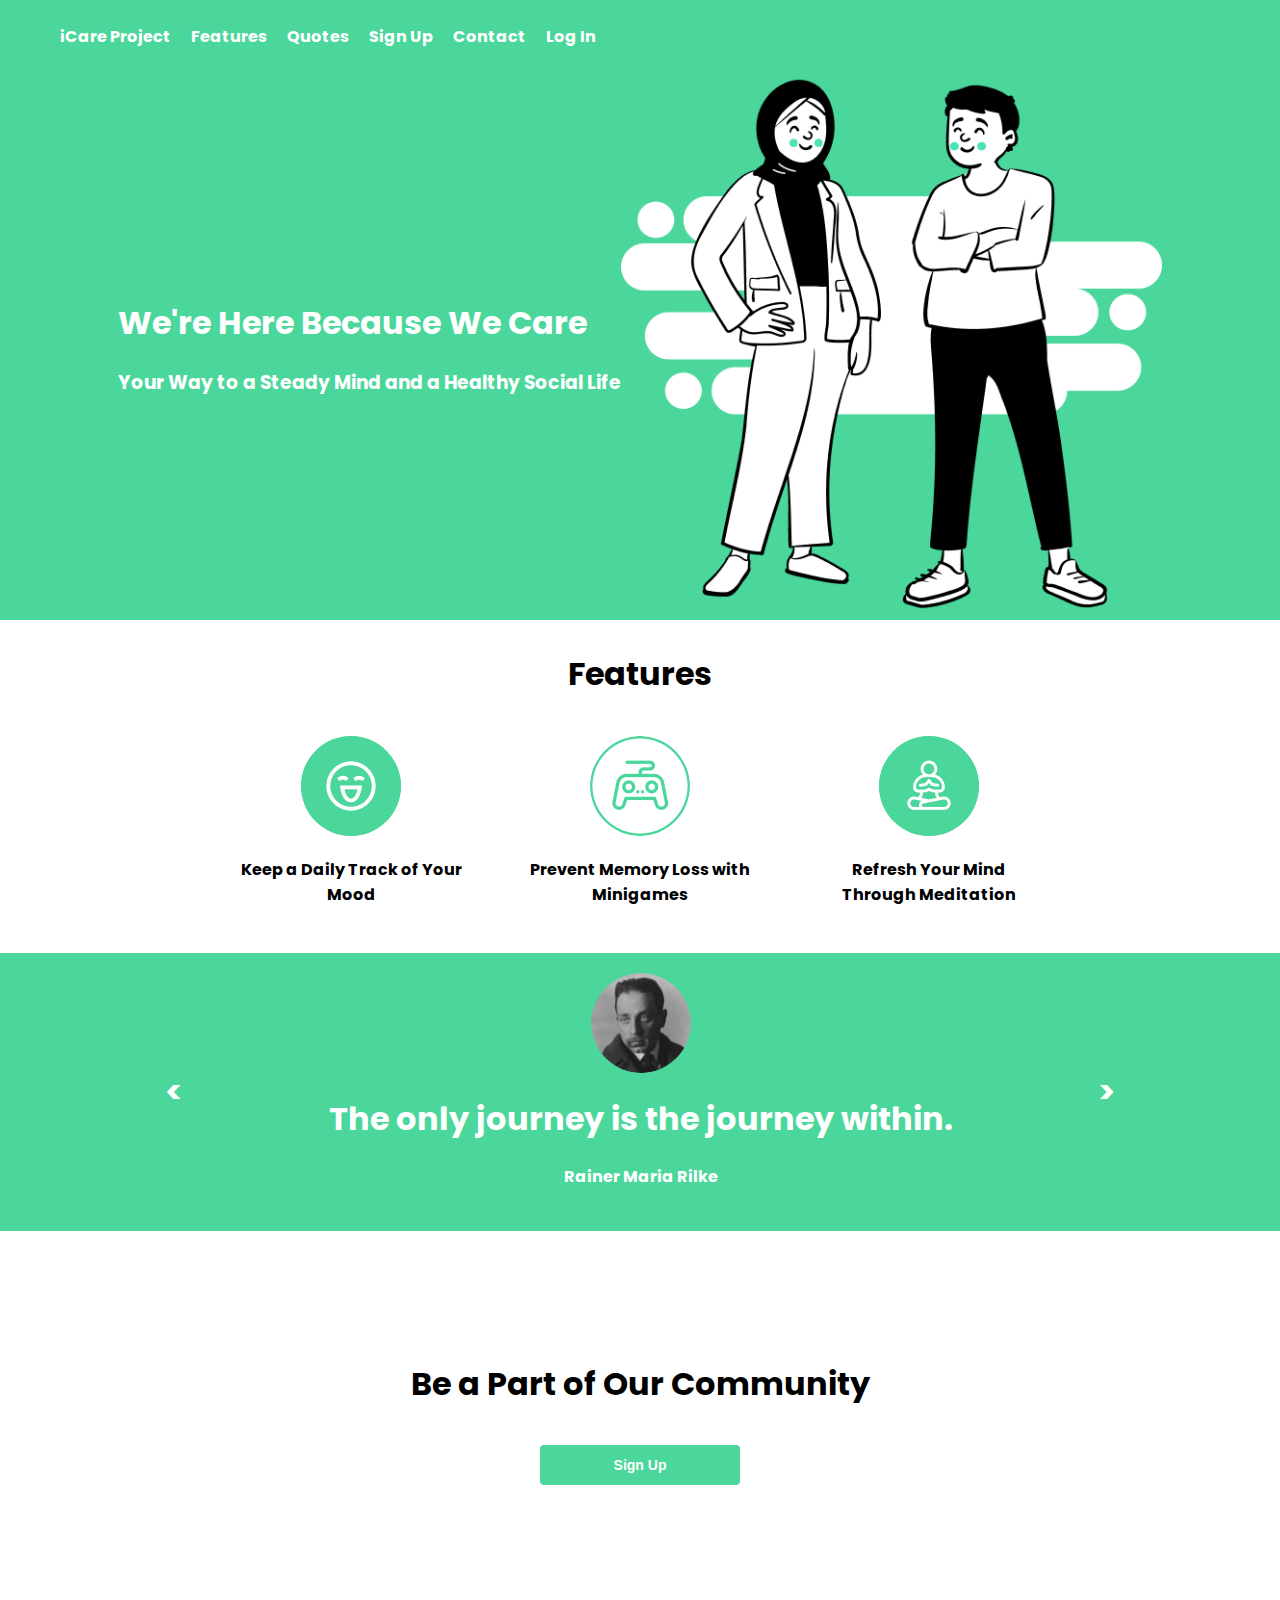
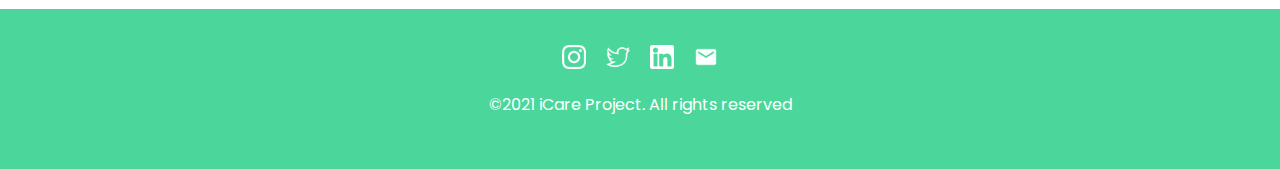
<file: index.html>
<!DOCTYPE html>
<html lang="en">
<head>
    <meta charset="UTF-8">
    <meta http-equiv="X-UA-Compatible" content="IE=edge">
    <meta name="viewport" content="width=device-width, initial-scale=1.0">
    <title>iCare Project - Landing Page</title>
    <link rel="stylesheet" href="css/styles.css">
    <link rel="icon" href="image/icon.png">
</head>
<body style="background-color: #4BD79B; color: white;">
    <!-- Nav Bar -->
    <section class="navigation">
        <div class="nav-bar-container">
            <div class="hamburger">
                <input type="checkbox">
                <div class ="line"></div>
                <div class="line"></div>
                <div class="line"></div>
            </div>
            <nav>
                <ul class="nav-list">
                    <li class="nav-element"><a href="#">iCare Project</a></li>
                    <li class="nav-element"><a href="#features">Features</a></li>
                    <li class="nav-element"><a href="#quotes">Quotes</a></li>
                    <li class="nav-element"><a href="#signUp">Sign Up</a></li>
                    <li class="nav-element"><a href="#contact">Contact</a></li>
                    <li class="nav-element"><a href="login.html">Log In</a></li>
                </ul>
            </nav>
        </div>
    </section>
    <!-- About -->
    <section class="about">
        <div class="container">
            <div>
                <h1>We're Here Because We Care</h1>
                <h3>Your Way to a Steady Mind and a Healthy Social Life</h3>
            </div>
            <div>
                <img class="about-image" src="image/landing/about-image.png" style="height: 75vh;" alt="">
            </div>
        </div>
    </section>
    <!-- Features -->
    <section class="features white" id="features">
        <h1>Features</h1>
        <div class="container">
            <div class="feature-list">
                <div class="feature-icon green" id="feature-icon-1">
                </div>
                <h4 class="feature-text">Keep a Daily Track of Your Mood</h4>
            </div>
            <div class="feature-list">
                <div class="feature-icon white" id="feature-icon-2">
                </div>
                <h4 class="feature-text">Prevent Memory Loss with Minigames</h4>
            </div>
            <div class="feature-list">
                <div class="feature-icon green" id="feature-icon-3">
                </div>
                <h4 class="feature-text">Refresh Your Mind Through Meditation</h4>
            </div>
        </div>
    </section>
    <!-- Quotes -->
    <section class="quotes" id="quotes">
        <div style="display: flex; justify-content:space-evenly; align-items: center; text-align: center; padding: 20px">
            <h1 class="next-left">&lt</h1>
            <div class="quote-active" id="quote-1">
                <div class="quote-person" id="quote-person-1"></div>
                <h1>The only journey is the journey within.</h1>
                <h4>Rainer Maria Rilke</h4>
            </div>
            <div class="quote-inactive" id="quote-2">
                <div class="quote-person" id="quote-person-2"></div>
                <h1>Just because you don’t understand<br>it doesn’t mean it isn’t so.</h1>
                <h4>Daniel Handler</h4>
            </div>
            <div class="quote-inactive" id="quote-3">
                <div class="quote-person" id="quote-person-3"></div>
                <h1>The strongest people are not those<br>who show strength infront of the worldbut those<br> who fight and win battles that others<br> do not know anything about.</h1>
                <h4>Jonathan Harnisch</h4>
            </div>
            <h1 class="next-right">&gt</h1>
        </div>
    </section>
    <!-- Sign Up -->
    <section class="sign-up white" id="signUp">
        <div class="container-column">
            <h1>Be a Part of Our Community</h1>
            <form action="register.html">
                <input class="button-1" type="submit" value="Sign Up">
            </form>
        </div>
    </section>
    <!-- Contact -->
    <section class="contact" id="contact" >
        <div>
            <img class="contact-icon" src="image/landing/contact-instagram.png" alt="contact-instagram">
            <img class="contact-icon" src="image/landing/contact-twitter.png" alt="contact-twitter">
            <img class="contact-icon" src="image/landing/contact-linkedin.png" alt="contact-linkedin">
            <img class="contact-icon" src="image/landing/contact-email.png" alt="contact-email">
        </div>
        <p>©2021 iCare Project. All rights reserved</p>
    </section>
    <script src="https://code.jquery.com/jquery-3.6.0.js" integrity="sha256-H+K7U5CnXl1h5ywQfKtSj8PCmoN9aaq30gDh27Xc0jk=" crossorigin="anonymous"></script>
    <script src="js/index.js"></script>
</body>
</html>
</file>
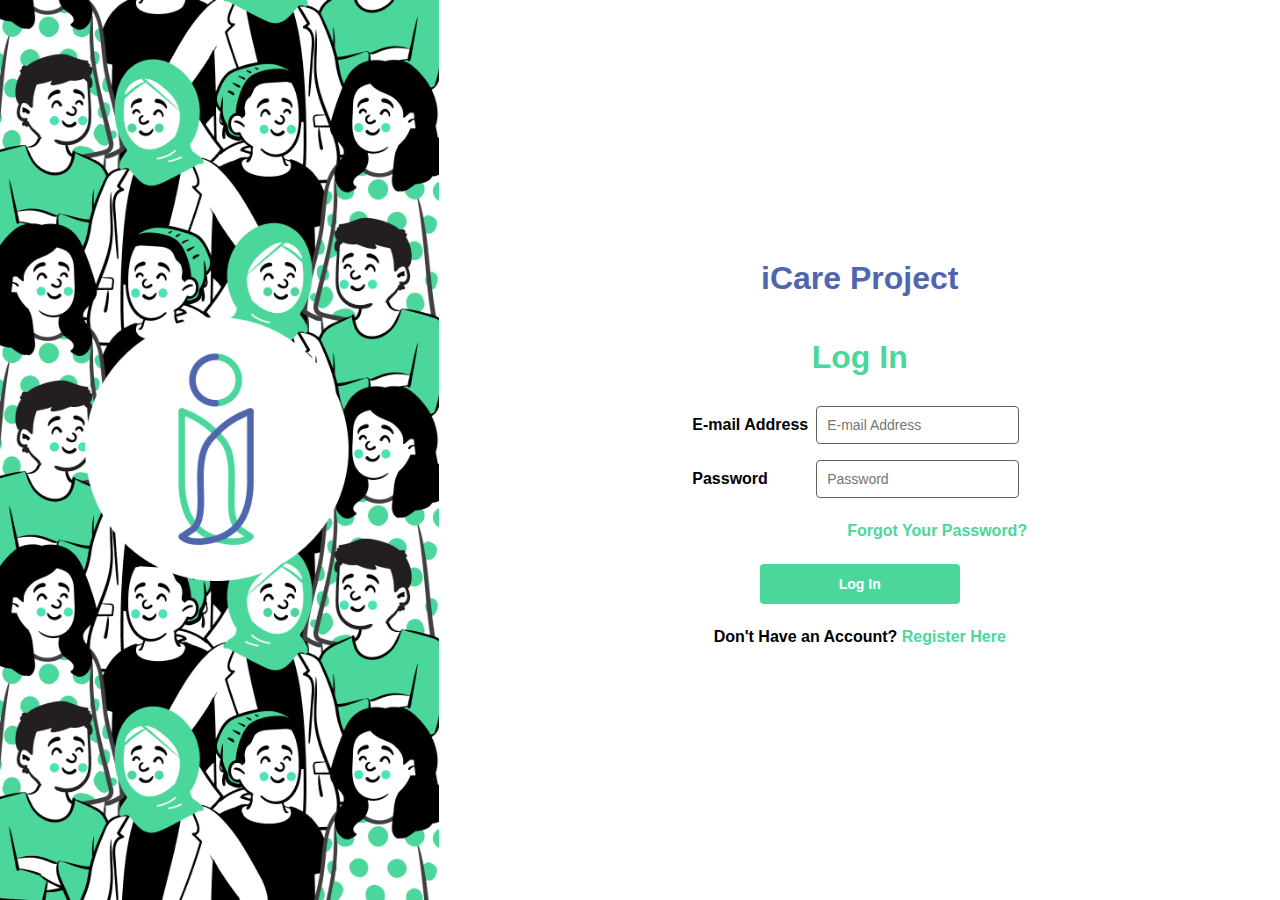
<file: login.html>
<!DOCTYPE html> 
<html lang="en">
<head> 
    <meta charset="UTF-8">
    <meta http-equiv="X-UA-Compatible" content="IE=edge">
    <meta name="viewport" content="width=device-width, initial-scale=1.0">
    <title>iCare Project - Login Page</title>
    <link rel="stylesheet" href="css/validation.css">
    <link rel="icon" href="image/icon.png">
</head>
<body>
    <div class="container-flex-start">
        <!-- Image -->
        <div class="loginRegisterImage"></div>
        <!-- Login Form -->
        <div class="form-content">
            <a href="index.html" style="text-decoration: none;"><h1 class="web-name">iCare Project</h1></a>
            <h1 class="title">Log In</h1>
            <form action="profile.html">
                <div class="container-between">
                    <label class="form-label" for="loginEmail">E-mail Address</label>
                    <input class="form-input" type="email" placeholder="E-mail Address" id="loginEmail" required>
                </div>
                <span id="loginEmailInvalid" class="form-invalid"></span>
                <div class="container-between">
                    <label class="form-label" for="loginPassword">Password</label>
                    <input class="form-input" type="password" placeholder="Password" id="loginPassword" required>
                </div>
                <span id="loginPasswordInvalid" class="form-invalid"></span>
                <p style="text-align: right;"><a href="">Forgot Your Password?</a></p>
                <input id="buttonLogin" class="form-button" type="submit" value="Log In">
                <p>Don't Have an Account? <a href="register.html">Register Here</a></p>
            </form>
        </div>
    </div>
    <script src="https://code.jquery.com/jquery-3.6.0.js" integrity="sha256-H+K7U5CnXl1h5ywQfKtSj8PCmoN9aaq30gDh27Xc0jk=" crossorigin="anonymous"></script>
    <script src="js/validation.js"></script>
</body>
</html>
</file>
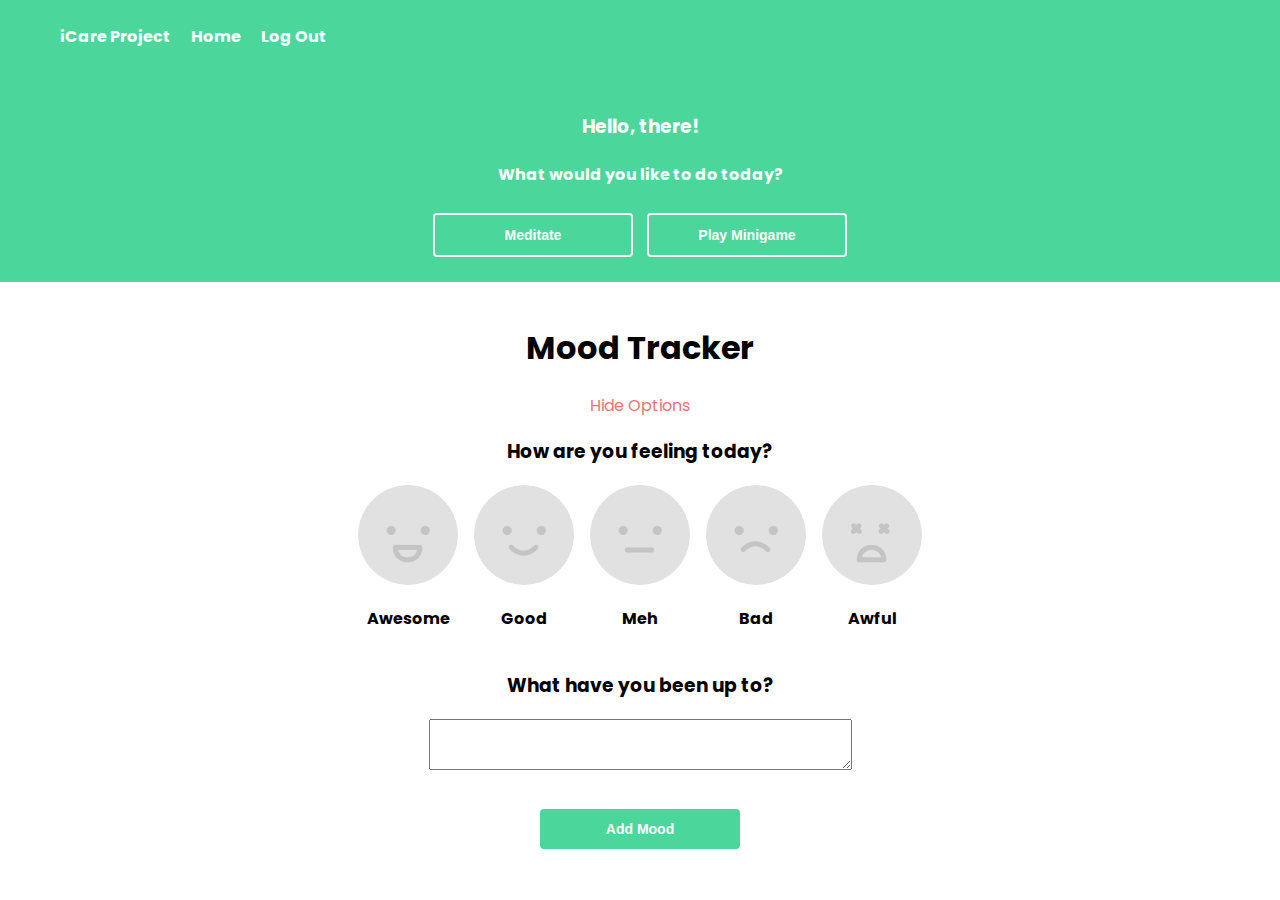
<file: profile.html>
<!DOCTYPE html>
<html lang="en">
<head>
    <meta charset="UTF-8">
    <meta http-equiv="X-UA-Compatible" content="IE=edge">
    <meta name="viewport" content="width=device-width, initial-scale=1.0">
    <title>iCare Project - Profile Page</title>
    <link rel="stylesheet" href="css/styles.css">
    <link rel="icon" href="image/icon.png">
</head>
<body style="background-color: white;">
    <!-- Profile Header -->
    <div style="background-color: #4BD79B;">
        <div class="nav-bar-container">
            <div class="hamburger">
                <input type="checkbox">
                <div class ="line"></div>
                <div class="line"></div>
                <div class="line"></div>
            </div>
            <nav>
                <ul class="nav-list">
                    <li class="nav-element"><a href="index.html">iCare Project</a></li>
                    <li class="nav-element"><a href="index.html">Home</a></li>
                    <li class="nav-element" id="log-out-profile"><a href="login.html">Log Out</a></li>
                </ul>
            </nav>
        </div>
        <div style="color: white; padding: 20px 0;">
            <div style="text-align: center"> 
                <h3>Hello, there!</h3>
                <h4>What would you like to do today?</h4>
                <div>
                    <a href="meditation.html"><input type="button" value="Meditate" class="button-2"></a>
                    <a href="simon.html"><input type="button" value="Play Minigame" class="button-2"></a>
                </div>
            </div>
        </div>
    </div>
    <!-- Mood Tracker -->
    <div style="padding: 20px 0">
        <h1 style="text-align: center;">Mood Tracker</h1>
        <div id="mood-toggle" class="hide-toggle">Hide Options</div>
        <div class="add-mood">
            <div>
                <h3>How are you feeling today?</h3>
                <div class="container option">
                    <div class="center">
                        <div class="mood-icon" id="awesome"></div>
                        <h4 id="awesome-text">Awesome</h4>
                    </div>
                    <div class="center">
                        <div class="mood-icon" id="good"></div>
                        <h4 id="good-text">Good</h4>
                    </div>
                    <div class="center">
                        <div class="mood-icon" id="meh"></div>
                        <h4 id="meh-text">Meh</h4>
                    </div>
                    <div class="center">
                        <div class="mood-icon" id="bad"></div>
                        <h4 id="bad-text">Bad</h4>
                    </div>
                    <div class="center">
                        <div class="mood-icon" id="awful"></div>
                        <h4 id="awful-text">Awful</h4>
                    </div>
                </div>
                <p id="invalidMood" class="invalid"></p>
            </div>
            <div>
                <h3>What have you been up to?</h3>
                <textarea id="mood-desc" rows="3" cols="50"></textarea>
                <p id="invalidDesc" class="invalid"></p>
            </div>
            <input type="button" value="Add Mood" id="addMoodButton" class="button-1">
        </div>
    </div>
    <div id="mood-list"></div>
    <script src="https://code.jquery.com/jquery-3.6.0.js" integrity="sha256-H+K7U5CnXl1h5ywQfKtSj8PCmoN9aaq30gDh27Xc0jk=" crossorigin="anonymous"></script>
    <script src="js/profile.js"></script>
    <script src="js/index.js"></script>
</body>
</html>
</file>
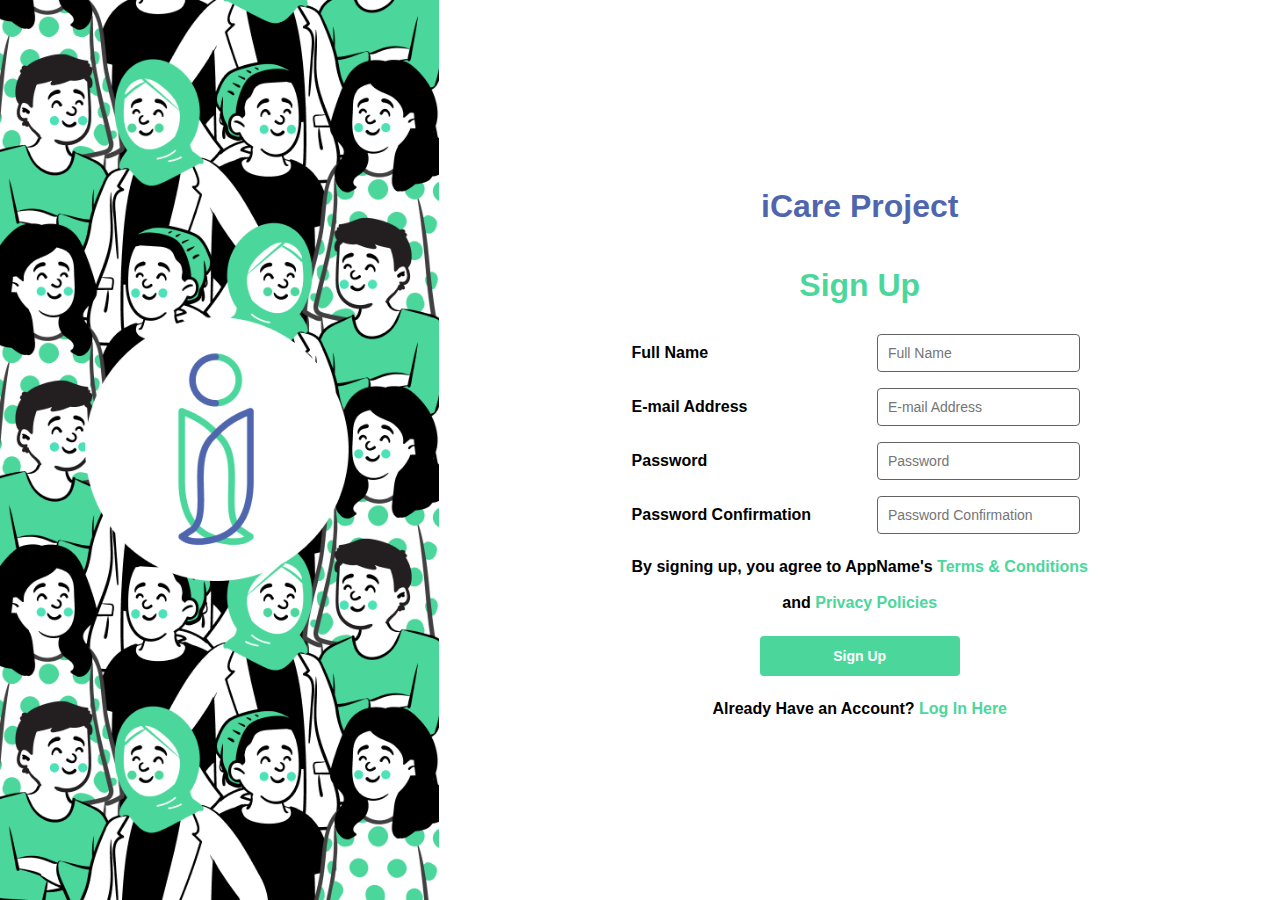
<file: register.html>
<!DOCTYPE html>
<html lang="en">
<head>
    <meta charset="UTF-8">
    <meta http-equiv="X-UA-Compatible" content="IE=edge">
    <meta name="viewport" content="width=device-width, initial-scale=1.0">
    <title>iCare Project - Register Page</title>
    <link rel="stylesheet" href="css/validation.css">
    <link rel="icon" href="image/icon.png">
</head>
<body>
 <div class="container-flex-start">
        <!-- Image -->
        <div class="loginRegisterImage"></div>
        <!-- Register Form -->
        <div class="form-content">
            <a href="index.html" style="text-decoration: none;"><h1 class="web-name">iCare Project</h1></a>
            <h1 class="title">Sign Up</h1>
            <form action="profile.html">
                <div class="container-between">
                    <label class="form-label" for="regisName">Full Name</label>
                    <input class="form-input" type="text" placeholder="Full Name" id="regisName" required>
                </div>
                <span id="regisNameInvalid" class="form-invalid"></span>
                <div class="container-between">
                    <label class="form-label" for="regisEmail">E-mail Address</label>
                    <input class="form-input" type="email" placeholder="E-mail Address" id="regisEmail" required>
                </div>
                <span id="regisEmailInvalid" class="form-invalid"></span>
                <div class="container-between">
                    <label class="form-label" for="regisPassword">Password</label>
                    <input class="form-input" type="password" placeholder="Password" id="regisPassword" required>
                </div>
                <span id="regisPasswordInvalid" class="form-invalid"></span>
                <div class="container-between">
                    <label class="form-label" for="inputPasswordConfirm">Password Confirmation</label>
                    <input class="form-input" type="password" placeholder="Password Confirmation" id="regisPasswordConfirm" required>
                </div>
                <span id="regisPasswordConfirmInvalid" class="form-invalid"></span>
                <p>By signing up, you agree to AppName's <a href="#">Terms & Conditions</a><br><br> and <a href="#">Privacy Policies</a></p>
                <input id="buttonRegister" class="form-button" type="submit" value="Sign Up">
                <p>Already Have an Account? <a href="login.html">Log In Here</a></p>
            </form>
        </div>
    </div>
    <script src="https://code.jquery.com/jquery-3.6.0.js" integrity="sha256-H+K7U5CnXl1h5ywQfKtSj8PCmoN9aaq30gDh27Xc0jk=" crossorigin="anonymous"></script>
    <script src="js/validation.js"></script>
</body>
</html>
</file>
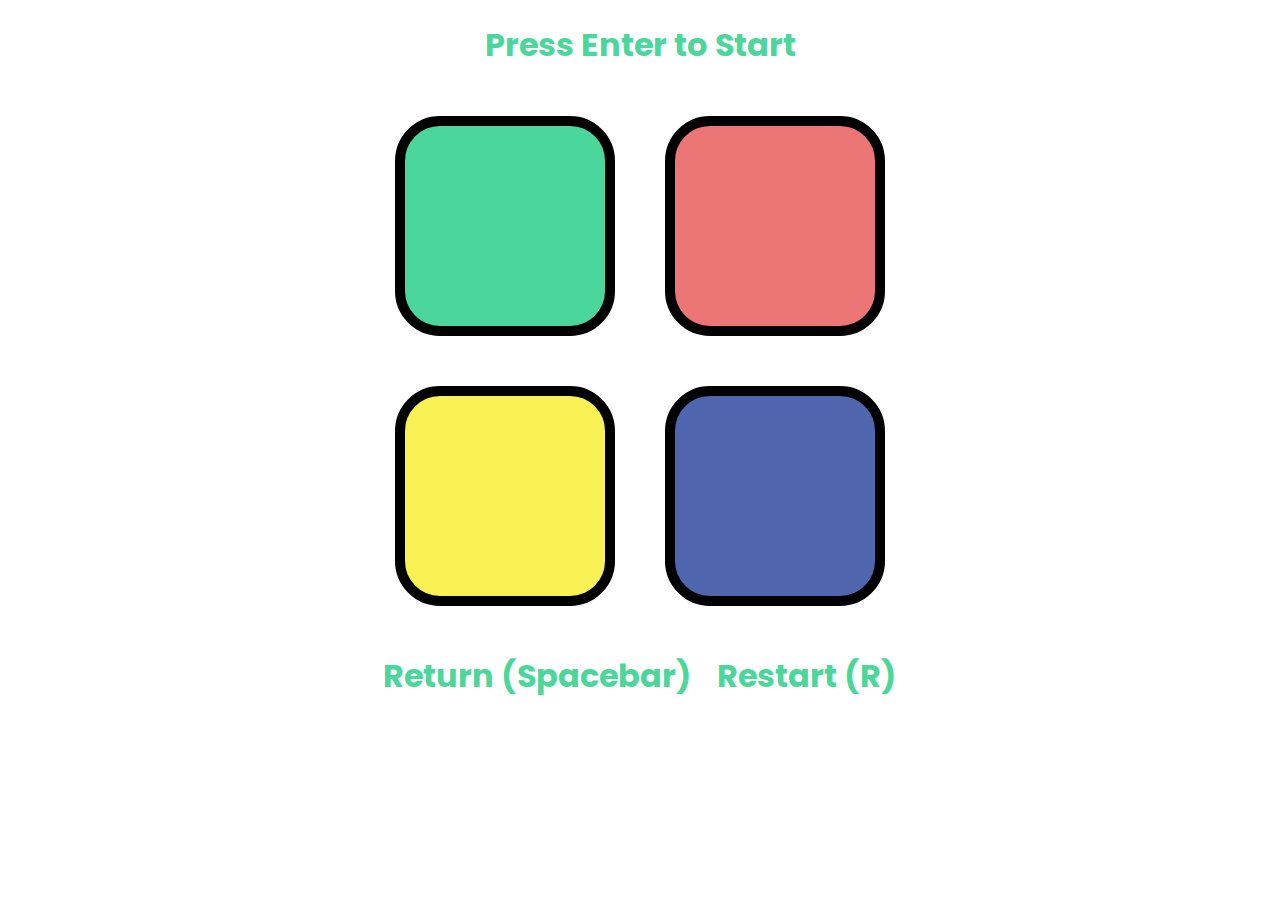
<file: simon.html>
<!DOCTYPE html> 
<html lang="en">
<head>
    <meta charset="UTF-8">
    <meta http-equiv="X-UA-Compatible" content="IE=edge">
    <meta name="viewport" content="width=device-width, initial-scale=1.0">
    <title>iCare Project - Simon Game</title>
    <link rel="stylesheet" href="css/features.css">
    <link rel="icon" href="image/icon.png">

</head>
<body style="color: #4BD79B; text-align: center;">
    <div>
        <h1 class="level-text">Press Enter to Start</h1>
    </div>
    <div>
        <div class="container">
            <div class="simon-element green" id="green"></div>
            <div class="simon-element red" id="red"></div>
        </div>
        <div class="container">
            <div class="simon-element yellow" id="yellow"></div>
            <div class="simon-element blue" id="blue"></div>
        </div>
    </div>
    <div class="container" style="justify-content:center;">
        <div style="margin-right: 1%;"><h1>Return (Spacebar)</h1></div>
        <div style="margin-left: 1%;"><h1>Restart (R)</h1></div>
    </div>
    <script src="https://code.jquery.com/jquery-3.6.0.js" integrity="sha256-H+K7U5CnXl1h5ywQfKtSj8PCmoN9aaq30gDh27Xc0jk=" crossorigin="anonymous"></script>
    <script src="js/simon.js"></script>
</body>
</html>
</file>
<file: css/styles.css>
@import url('https://fonts.googleapis.com/css2?family=Poppins:ital,wght@0,100;0,200;0,300;0,400;0,500;0,600;0,700;0,800;0,900;1,100;1,200;1,300;1,400;1,500;1,600;1,700;1,800;1,900&display=swap');

/* Landing Page */

html {
    scroll-behavior: smooth;
}

body{
    margin: 0;
    font-family: 'Poppins', sans-serif;
}

nav{
    padding: 8px 0;
    align-items: center;
    display: flex;
}

.white {
    background-color: white;
    color: black;
}

.nav-list {
    list-style-type: none;
    align-items: center;
    display: flex;
    justify-content: space-around;
}

.nav-element {
    display: inline;
    align-items: center;
    margin-left: 20px;
    font-weight: bold;
    align-items: center;
    text-align: center;
}

.nav-element a {
    text-decoration: none;
    color: white;
}

.line {
    width: 40px;
    height: 4px;
    background-color: white;
    margin: 8px;
}

/* Navbar Hamburger */

.hamburger {
    display: none;
}

.hamburger input{
    position: absolute;
    width: 40px;
    height: 30px;
    left: -7px;
    top: 5px;
    opacity: 0.0;
    cursor: pointer;
    z-index: 4;
    color: #fff;
}

.hamburger div {
    display: block;
    width: 28px;
    height: 3px;
    background-color: #fdfdfd;
    border-radius: 5px;
    transition: all 0.5s;
   
}

/* Navbar Animation */

.hamburger div:nth-child(2){
    transform-origin: 0 0;
}
.hamburger div:nth-child(4){
    transform-origin: 0 100%;
}

.hamburger input:checked ~ div:nth-child(2){
    background-color: #fff;
    transform: rotate(45deg) translate(0.7px, 4px);
}

.hamburger input:checked ~ div:nth-child(4){
    background-color: #fff;
    transform: rotate(-45deg) translate(-3px, -3px);
}

.hamburger input:checked ~ div:nth-child(3){
    opacity: 0;
    transform: scale(0);
}

/* Landing Page - About Us Section */

.about-image {
    max-height: 60vh;
}

.container, .container-column, .container-between, .container-row, .container-flex-start{
    display: flex;
    justify-content: center;
    align-items: center;
}

.container-between {
    text-align: center;
    justify-content: space-between;
}

.container-flex-start {
    justify-content: flex-start;
}

.container-column {
    flex-direction: column;
}

/* Landing Page - Features Section */

.features {
    padding: 1vh 0;
    text-align: center;
}

.feature-list{
    display: flex;
    align-items: center;
    justify-content: center;
    flex-direction: column;
    text-align: center;
    margin: 16px 32px;
}

.green {
    background-color: #4BD79B;
}


.feature-icon {
    width: 100px;
    height: 100px;
    border-radius: 100%;    
}

#feature-icon-1{
    content: url('../image/landing/feature-icon-1.png');
}

#feature-icon-2{
    content: url('../image/landing/feature-icon-2.png');
}

#feature-icon-3{
    content: url('../image/landing/feature-icon-3.png');
}

.feature-text {
    max-width: 25vh;
}

/* Landing Page - Quotes Section */

.quote-active {
    display: inline-block;
    text-align: center;
}

.quote-inactive {
    display: none;
}

.quote-person {
    width: 100px;
    height: 100px;
    border-radius: 100%;
    margin: auto;
}

#quote-person-1{
    content: url('../image/landing/quote-person-1.png');
}

#quote-person-2{
    content: url('../image/landing/quote-person-2.png');
}

#quote-person-3{
    content: url('../image/landing/quote-person-3.png');
}

/* Landing Page - Sign Up Section */

.sign-up {
    padding: 12vh 0;
    text-align: center;
}

.button-1, .button-2 {
    padding: 12px 0;
    width: 200px;
    background-color: #4BD79B;
    color: white;
    font-size: 14px;
    font-weight: bold;
    border: none;
    border-radius: 4px;
    transition: 0.4s ease;
    margin: 16px 0;
}

.button-2 {
    border: 2px solid white;
    margin: 5px;
}

.button-1:hover {
    background-color: #4CE2B8;
}

.button-2:hover {
    color: #4BD79B;
    background-color: white;
}

/* Landing Page - Contact Section */

.contact {
    text-align: center;
    padding: 4vh 0;
}

.contact-icon {
    max-width: 24px;
    margin: 0 8px;
}

/* Profile Page */

.show-toggle {
    color: #4BD79B;
    text-align: center;
}

.hide-toggle {
    color: #EC7575;
    text-align: center;
}

.add-mood {
    text-align: center;
}

.mood-icon {
    width: 100px;
    height:100px;
    border-radius: 50%;
    margin: 0 8px;
}

#awesome{
    content: url('../image/mood/awesome.png');
}

#awesome:hover{
    content: url('../image/mood/awesome-picked.png');
}

#good{
    content: url('../image/mood/good.png');
}

#good:hover{
    content: url('../image/mood/good-picked.png');
}

#meh{
    content: url('../image/mood/meh.png');
}

#meh:hover{
    content: url('../image/mood/meh-picked.png');
}

#bad{
    content: url('../image/mood/bad.png');
}

#bad:hover{
    content: url('../image/mood/bad-picked.png');
}

#awful{
    content: url('../image/mood/awful.png');
}

#awful:hover{
    content: url('../image/mood/awful-picked.png');
}

.center {
    text-align: center;
}

@media screen and (max-width: 768px){
    
    .hamburger{
        display: block;
        z-index: 3;
    }

    nav ul{
        position: absolute;
        right: 0;
        top: 40px;
        height: 90vh;
        bottom: 90vh;
        width: 100%;
        justify-content: space-evenly(10px);
        align-items: center;
        transition: all 1s;
        flex-direction: column;
        z-index: -1;
        background-color: #4BD79B;
        transform: translateX(-100%);
        opacity: 0;
        z-index: 0;
        border-bottom-left-radius: 2vh;
        border-bottom-right-radius: 2vh;
    }

    nav ul.slide{
        opacity: 1;
        transform: translateX(0);
    }

    .nav-element{
        width: 50%;
    }

    .container, .container-between{
        flex-direction: column;
    }

    .mood-icon {
        width: 55px;
        height: 55px;
    }

    #mood-desc {
        width: 20em;
    }

}

@media screen and (max-width: 375px) and (min-width: 0px){

    .about-image{
        max-height: 10vh;
    }

    h1, h2, h3, h4, p, .form-input, .form-label {
        font-size: 0.75rem;
    }

    .hamburger{
        display: block;
        z-index: 3;
    }

    nav ul{
        position: absolute;
        right: 0;
        top: 20px;
        height: 40vh;
        justify-content: space-evenly;
        align-items: center;
        transition: all 1s;
        flex-direction: column;
        z-index: -1;
        background-color: #4BD79B;
        width: 100%;
        transform: translateX(-100%);
        opacity: 0;
        z-index: 0;
        border-bottom-left-radius: 2vh;
        border-bottom-right-radius: 2vh;
    }

    .nav-element {
        display: inline;
        align-items: center;
        font-weight: bold;
        align-items: center;
        text-align: center;
        font-size: 8px;
    }

    nav ul.slide{
        opacity: 1;
        transform: translateX(0);
    }

    .container, .container-between, .container-flex-start{
        flex-direction: column;
    }

    .feature-list{
        margin: 16px 0;
    }

    .feature-icon, .quote-person {
        width: 50px;
        height: 50px;
    }

    .contact-icon{
        max-width: 12px;
    }

    #mood-toggle{
        font-size: 8px;
    }

    .mood-icon, .theme-option {
        width: 40px;
        height: 40px;
    }
    
    #mood-desc {
        width: 5em;
        font-size: 8px;
    }

    .button-1, .button-2{
        max-width: 50px;
        font-size: 6px;
    }

}
</file>
<file: css/validation.css>
/* Login and Sign Up Page */

body{
    margin: 0;
    font-family: 'Poppins', sans-serif;
}

.container-between, .container-flex-start{
    display: flex;
    align-items: center;
}

.container-between{
    justify-content: space-between;
}

.container-flex-start{
    justify-content: flex-start;
}

.form-label {
    font-weight: bold;
    display: inline-block;
 }

.form-content{
    width: 100%; justify-content: 
    center; display: flex; 
    flex-direction: column; 
    align-items: center; 
    text-align: center;
}

.form-input {
    margin: 8px;
    padding: 10px;
    font-size: 14px;
    border-radius: 4px;
    border: 1px solid #656262;
}

.form-input:focus {
    border: 1px solid #4BD79B;
    box-shadow: 0 0 3px#4BD79B;
    outline: none;
}

.form-button {
    padding: 12px 0;
    width: 200px;
    background-color: #4BD79B;
    color: white;
    font-size: 14px;
    font-weight: bold;
    border: none;
    border-radius: 4px;
    transition: 0.4s ease;
    margin: 8px 0;
}

.form-invalid {
    color: #EC7575;
    text-align: center;
}

.form-button:hover {
    background-color: #4CE2B8;
}

p {
    font-weight: bold;
}

p a {
    text-decoration: none;
    color: #4BD79B;
}

p a:hover {
    color: #4CE2B8;
}

.web-name {
    color: #4F66AF;;
}

.title {
    color: #4BD79B;
}

.loginRegisterImage {
    content: url('../image/loginregister/default-logo-background.png');
    object-fit: cover;
    max-height: 100vh;
}

@media screen and (max-width: 768px){

    .container, .container-between, .container-flex-start{
        flex-direction: column;
    }

    .loginRegisterImage {
        content: url('../image/loginregister/medium-logo-background.png');
    }

}

@media screen and (max-width: 375px) and (min-width: 0px){

    h1, h2, h3, h4, p, .form-input, .form-label {
        font-size: 0.75rem;
    }

    .form-input {
        padding: 5px;
        border-radius: 4px;
        border: 1px solid #656262;
    }

    .container, .container-between{
        flex-direction: column;
    }

    .loginRegisterImage {
        content: url('../image/loginregister/small-logo-background.png');
        object-fit: cover;
    }

    .form-button{
        max-width: 50px;
        font-size: 6px;
    }

}
</file>
<file: css/features.css>
@import url('https://fonts.googleapis.com/css2?family=Poppins:ital,wght@0,100;0,200;0,300;0,400;0,500;0,600;0,700;0,800;0,900;1,100;1,200;1,300;1,400;1,500;1,600;1,700;1,800;1,900&display=swap');

body{
    margin: 0;
    font-family: 'Poppins', sans-serif;
}

.container {
    display: flex;
    justify-content: center;
    align-items: center;
}

.container-flex-start {
    display: flex;
    justify-content:flex-start;
    align-items: center;
    margin: 20px;
}

/* Simon Page */

.green {
    background-color: #4BD79B;
}

.red {
    background-color: #EC7575;
}

.yellow {
    background-color: #F8F153;
}

.blue {
    background-color: #4F66AF;
}

.pressed {
    background-color: #C4C4C4;
}

.simon-element {
    width: 200px;
    height: 200px;
    border: 10px solid black;
    margin: 25px;
    border-radius: 5vh;
}

/* Features - Meditation Page */

#meditation-body{
    background-image: url('../image/meditation/default-background.png');
    object-fit: cover;
    color: white;
    text-align: center;
}

.theme-option {
    width: 100px; 
    height: 100px; 
    border-radius: 5px;
}

.theme-option-clicked {
    border: 5px solid #4BD79B;
}

#forest {
    background-image: url('../image/meditation/forest-icon.png');
}

#ocean {
    background-image: url('../image/meditation/ocean-icon.png');
}

#rain {
    background-image: url('../image/meditation/rain-icon.png')
}

.text-clicked {
    color: #4BD79B;
}

.text-option, .text-option-clicked {
    padding: 4px 8px;
    border: 5px solid #4BD79B;
    border-radius: 5px;
    margin-bottom: 16px;
}

.text-option-clicked {
    background-color: #4BD79B;
}

.text-option:hover{
    background-color: #4BD79B;
    transition: 0.3s;
}

.invalid {
    color: #EC7575;
}

.button {
    padding: 12px 0;
    width: 200px;
    background-color: #4BD79B;
    color: white;
    font-size: 14px;
    font-weight: bold;
    border: none;
    border-radius: 4px;
    transition: 0.4s ease;
    margin: 16px 0;
}

.button:hover {
    background-color: #4CE2B8;
}

#timer {
    position: relative; 
    width: 375px; 
    height: 375px; 
    display: block; 
    margin: auto;
}

#time {
    font-size: 48px; 
    position: absolute; 
    width: 375px; 
    height: 375px; 
    top: 0; 
    display: flex; 
    align-items: center; 
    justify-content: center;
}


@media screen and (max-width: 768px){
    .simon-element{
        width: 100px;
        height: 100px;
    }
    .mood-icon {
        width: 60px;
        height: 60px;
    }
}

@media screen and (max-width: 375px) and (min-width: 320px) {
    .simon-element{
        width: 50px;
        height: 50px;
        margin: 10px;
        border-radius: 4vh;
    }

    h1 {
        font-size: 1rem;
    }

    .container {
        flex-direction: column;
    }

}

@media screen and (max-width: 320px) and (min-width: 0px) {

    .simon-element{
        width: 20px;
        height: 20px;
        margin: 2px;
        border: 5px solid black;
        border-radius: 2vh;
    }

    h1, h2, h3, h4, p {
        font-size: 0.5rem;
    }

    #timer, #time {
        max-width: 100px;
        max-height: 100px;
        font-size: 24px;
    }

    .container {
        flex-direction: column;
    }

    .button {
        max-width: 50px;
        font-size: 6px;
    }

}
</file>
